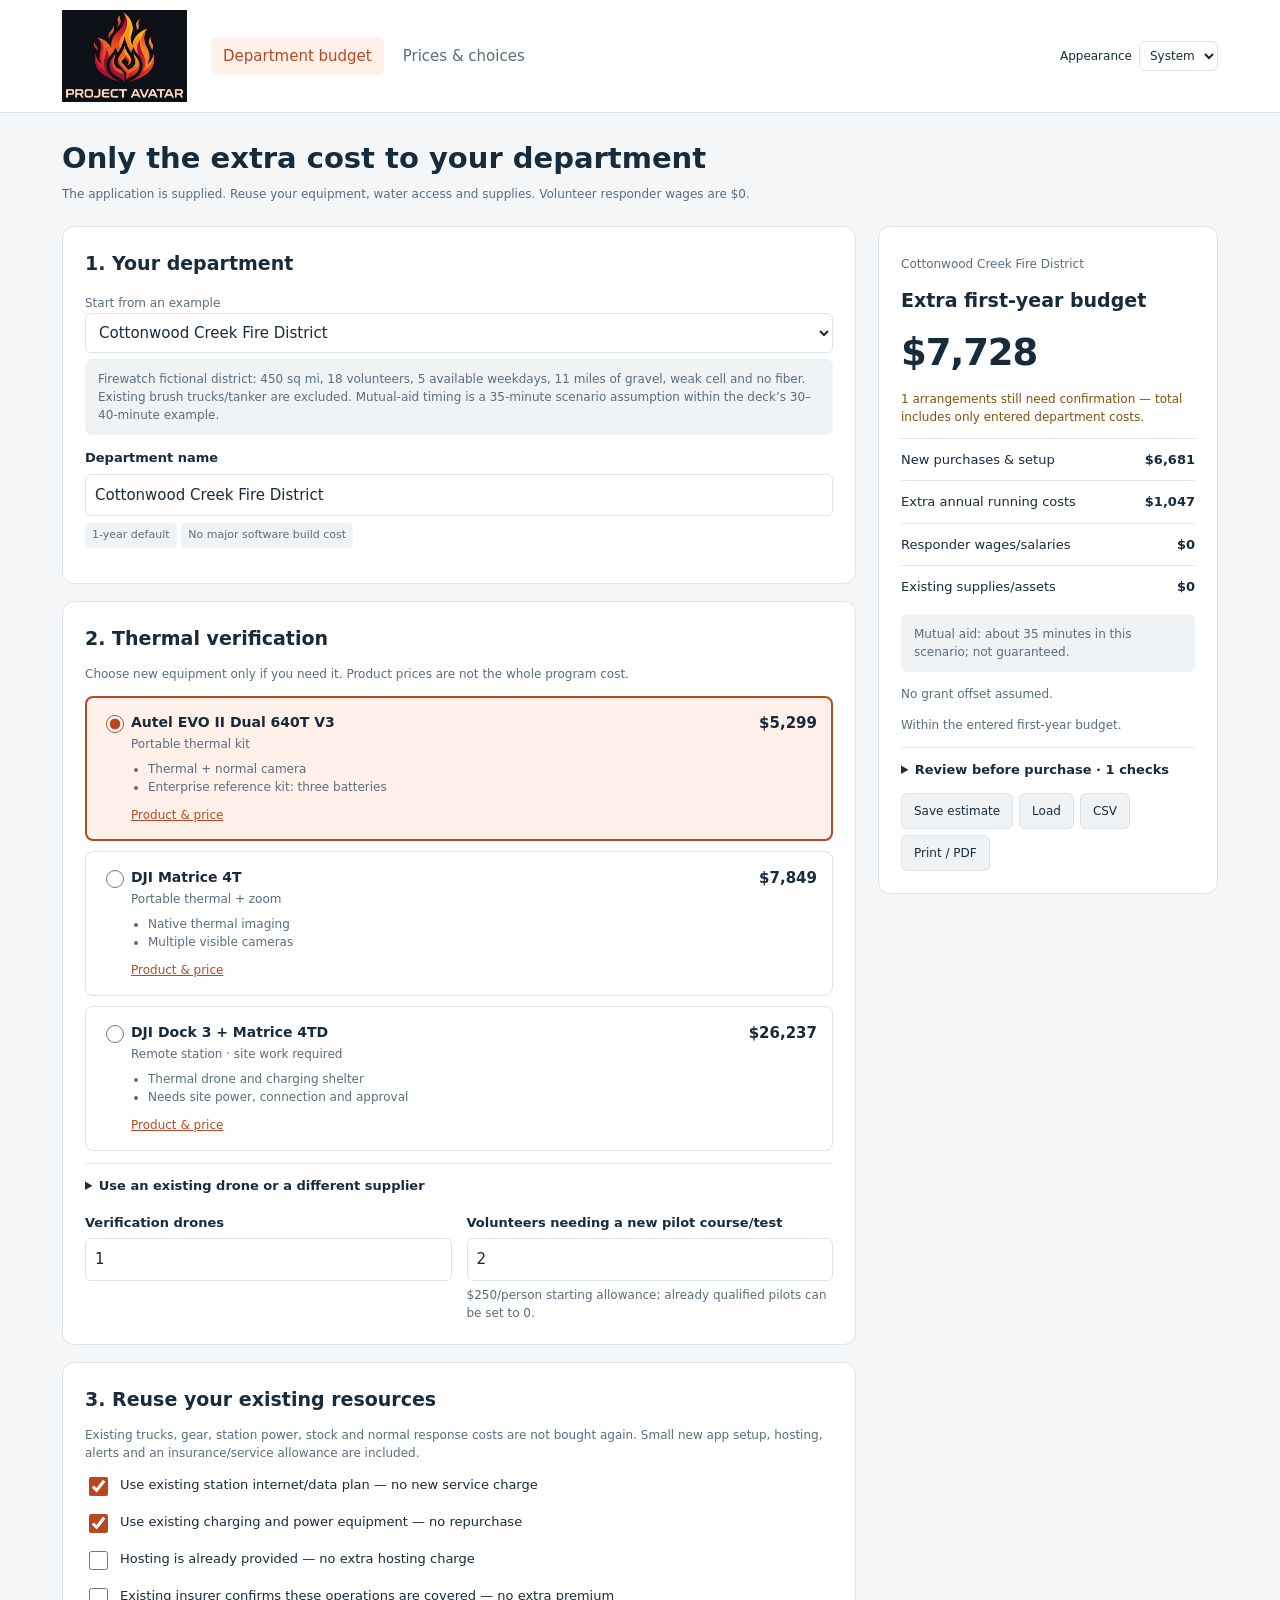
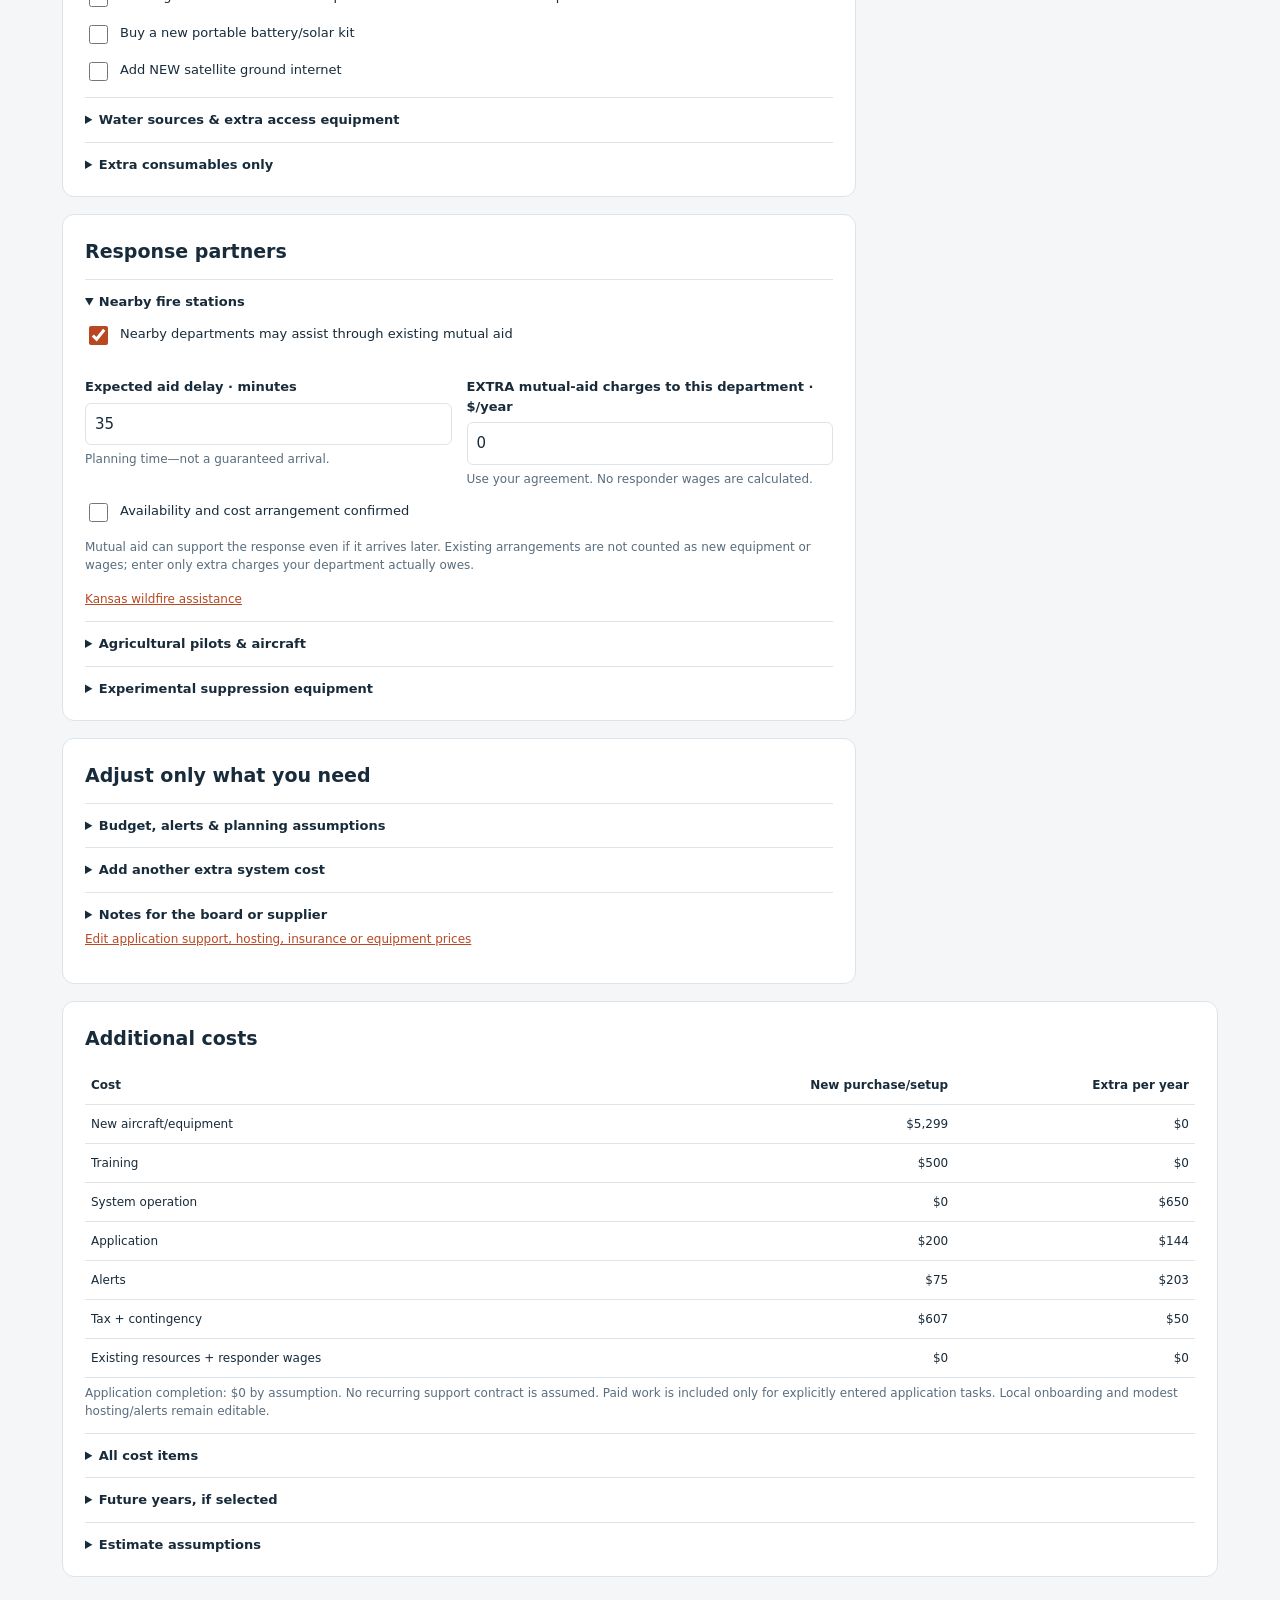
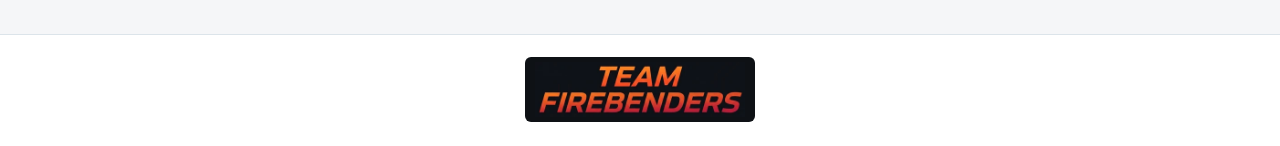
<file: Project_Avatar_Incremental_Budget_Site/index.html>
<!doctype html><html lang="en"><head><meta charset="utf-8"><meta name="viewport" content="width=device-width,initial-scale=1"><meta name="description" content="Project Avatar incremental wildfire-system budget for volunteer fire departments."><title>Project Avatar · Department budget</title><link rel="icon" type="image/webp" href="assets/project-avatar-logo.webp"><link rel="stylesheet" href="styles.css"><link rel="stylesheet" href="firewatch-embed.css"><script src="firewatch-embed.js"></script><script src="data.js" defer></script><script src="engine.js" defer></script><script src="app.js" defer></script></head><body data-page="index"><header><div class="bar"><a class="projectLogo" href="index.html" aria-label="Project Avatar home"><img src="assets/project-avatar-logo.webp" alt="Project Avatar" width="125" height="92"></a><nav aria-label="Main navigation"><a href="index.html" class="active">Department budget</a><a href="catalogue.html" class="">Prices & choices</a></nav><label class="appearance">Appearance <select id="theme" aria-label="Color theme"><option value="system">System</option><option value="light">Light</option><option value="dark">Dark</option></select></label></div></header>
<main><div class="intro noPrint"><h1>Only the extra cost to your department</h1><p class="muted">The application is supplied. Reuse your equipment, water access and supplies. Volunteer responder wages are $0.</p></div><div id="error" class="error" role="alert"></div><div class="layout"><div class="controls">
<section class="panel"><h2>1. Your department</h2><label for="preset" class="muted">Start from an example</label><select id="preset"></select><p id="presetNote" class="hint"></p><div class="field"><label for="name">Department name</label><input id="name"></div><p><span class="badge">1-year default</span> <span class="badge">No major software build cost</span></p></section>
<section class="panel"><h2>2. Thermal verification</h2><p class="muted">Choose new equipment only if you need it. Product prices are not the whole program cost.</p><div id="models" class="models"></div><details><summary>Use an existing drone or a different supplier</summary><select id="otherDrone" aria-label="Existing or custom aircraft"><option value="">Select an option</option><option value="existing">Existing thermal drone · no purchase</option><option value="custom">Supplier-quoted aircraft</option></select></details><div id="counts" class="fields" style="margin-top:17px"></div></section>
<section class="panel"><h2>3. Reuse your existing resources</h2><p class="muted">Existing trucks, gear, station power, stock and normal response costs are not bought again. Small new app setup, hosting, alerts and an insurance/service allowance are included.</p><div id="reuse"></div><details><summary>Water sources & extra access equipment</summary><div id="water" class="fields"></div><div id="waterChecks"></div><p class="muted">Ponds, lakes, rivers and streams are possible sources—not automatically usable refill points. Confirm access/permission, seasonality, pump compatibility and safe operating conditions. No charge is invented for the water body itself.</p></details><details><summary>Extra consumables only</summary><div id="consumables"></div></details></section>
<section class="panel"><h2>Response partners</h2><details open><summary>Nearby fire stations</summary><div id="aid"></div><p class="muted">Mutual aid can support the response even if it arrives later. Existing arrangements are not counted as new equipment or wages; enter only extra charges your department actually owes.</p><a href="https://www.kansasforests.org/fire/wildfireresponse.html" target="_blank" rel="noopener" style="font-size:12px">Kansas wildfire assistance</a></details><details><summary>Agricultural pilots & aircraft</summary><label for="agMode" class="muted">Arrangement</label><select id="agMode"><option value="none">Not included</option><option value="volunteer">Volunteer pilot / donated services by agreement</option><option value="agency">Request through local/state coordination</option><option value="quoted">Department reimburses quoted aircraft expenses</option></select><div id="agCosts"></div></details><details><summary>Experimental suppression equipment</summary><div id="response" class="fields"></div><div id="suppExtra"></div></details></section>
<section class="panel"><h2>Adjust only what you need</h2><details><summary>Budget, alerts & planning assumptions</summary><div id="budgetInputs" class="fields"></div><div id="alertOptions"></div></details><details><summary>Add another extra system cost</summary><p class="muted">Add only an expense caused by this system—not existing departmental payroll, stock value or normal response costs.</p><div id="customRows"></div><button id="addCustom">Add cost</button></details><details><summary>Notes for the board or supplier</summary><textarea id="notes" placeholder="New costs, supplier quotes, donor/aid agreements..."></textarea></details><p class="muted"><a href="catalogue.html">Edit application support, hosting, insurance or equipment prices</a></p></section></div>
<aside class="result"><section class="panel"><p id="dept" class="muted"></p><h2 id="totalLabel">Extra first-year budget</h2><div id="total" class="big"></div><p id="status" class="status" role="status"></p><div id="totals"></div><p id="aidSummary" class="hint"></p><p id="grantSummary" class="muted"></p><p id="budgetSummary" class="muted"></p><details><summary id="checksTitle">Review before purchase</summary><ul id="checks" class="warnings"></ul></details><div class="toolbar noPrint"><button id="save">Save estimate</button><label class="button">Load<input id="load" type="file" accept=".json" hidden></label><button id="csv">CSV</button><button id="print">Print / PDF</button></div></section></aside></div>
<section class="panel"><h2>Additional costs</h2><div class="scroll"><table><thead><tr><th>Cost</th><th>New purchase/setup</th><th>Extra per year</th></tr></thead><tbody id="breakdown"></tbody></table></div><p class="muted">Application completion: $0 by assumption. No recurring support contract is assumed. Paid work is included only for explicitly entered application tasks. Local onboarding and modest hosting/alerts remain editable.</p><details class="reportDetails"><summary>All cost items</summary><div class="scroll"><table><thead><tr><th>Item</th><th>When</th><th>Quantity</th><th>Base amount</th></tr></thead><tbody id="lineItems"></tbody></table></div></details><details class="reportDetails"><summary>Future years, if selected</summary><div class="scroll"><table><thead><tr><th>Year</th><th>Running</th><th>Replacement</th><th>Tax/reserve</th><th>Cash</th></tr></thead><tbody id="future"></tbody></table></div></details><details class="reportDetails"><summary>Estimate assumptions</summary><p class="muted">Existing stock and ordinary response costs are excluded. Additional use may create future replenishment or fuel costs: enter the part attributable to this system. Insurance and aircraft-expense allowances need quotes; donated labor does not waive aircraft costs. No normal responder salaries, opportunity-cost wages, depreciation, debt service or speculative savings are included.</p><p class="muted">The budget assumes the app is supplied, not that its field reliability, forecasting, flight control or safety has been certified. Longer budgets use 3% escalation and scheduled replacement at the start of year 6 for a 5-year aircraft cycle. Water access, provider availability, procurement eligibility and aviation approvals require independent checks.</p></details><div class="printOnly"><h3>Local notes</h3><p id="printNotes"></p></div></section></main>
<footer><a class="teamLogo" href="https://github.com/Arpan1078/project-avatar" target="_blank" rel="noopener noreferrer" aria-label="Team Firebenders — Project Avatar on GitHub"><img src="assets/team-firebenders-logo.webp" alt="Team Firebenders" width="210" height="55" loading="lazy"></a></footer></body></html>
</file>
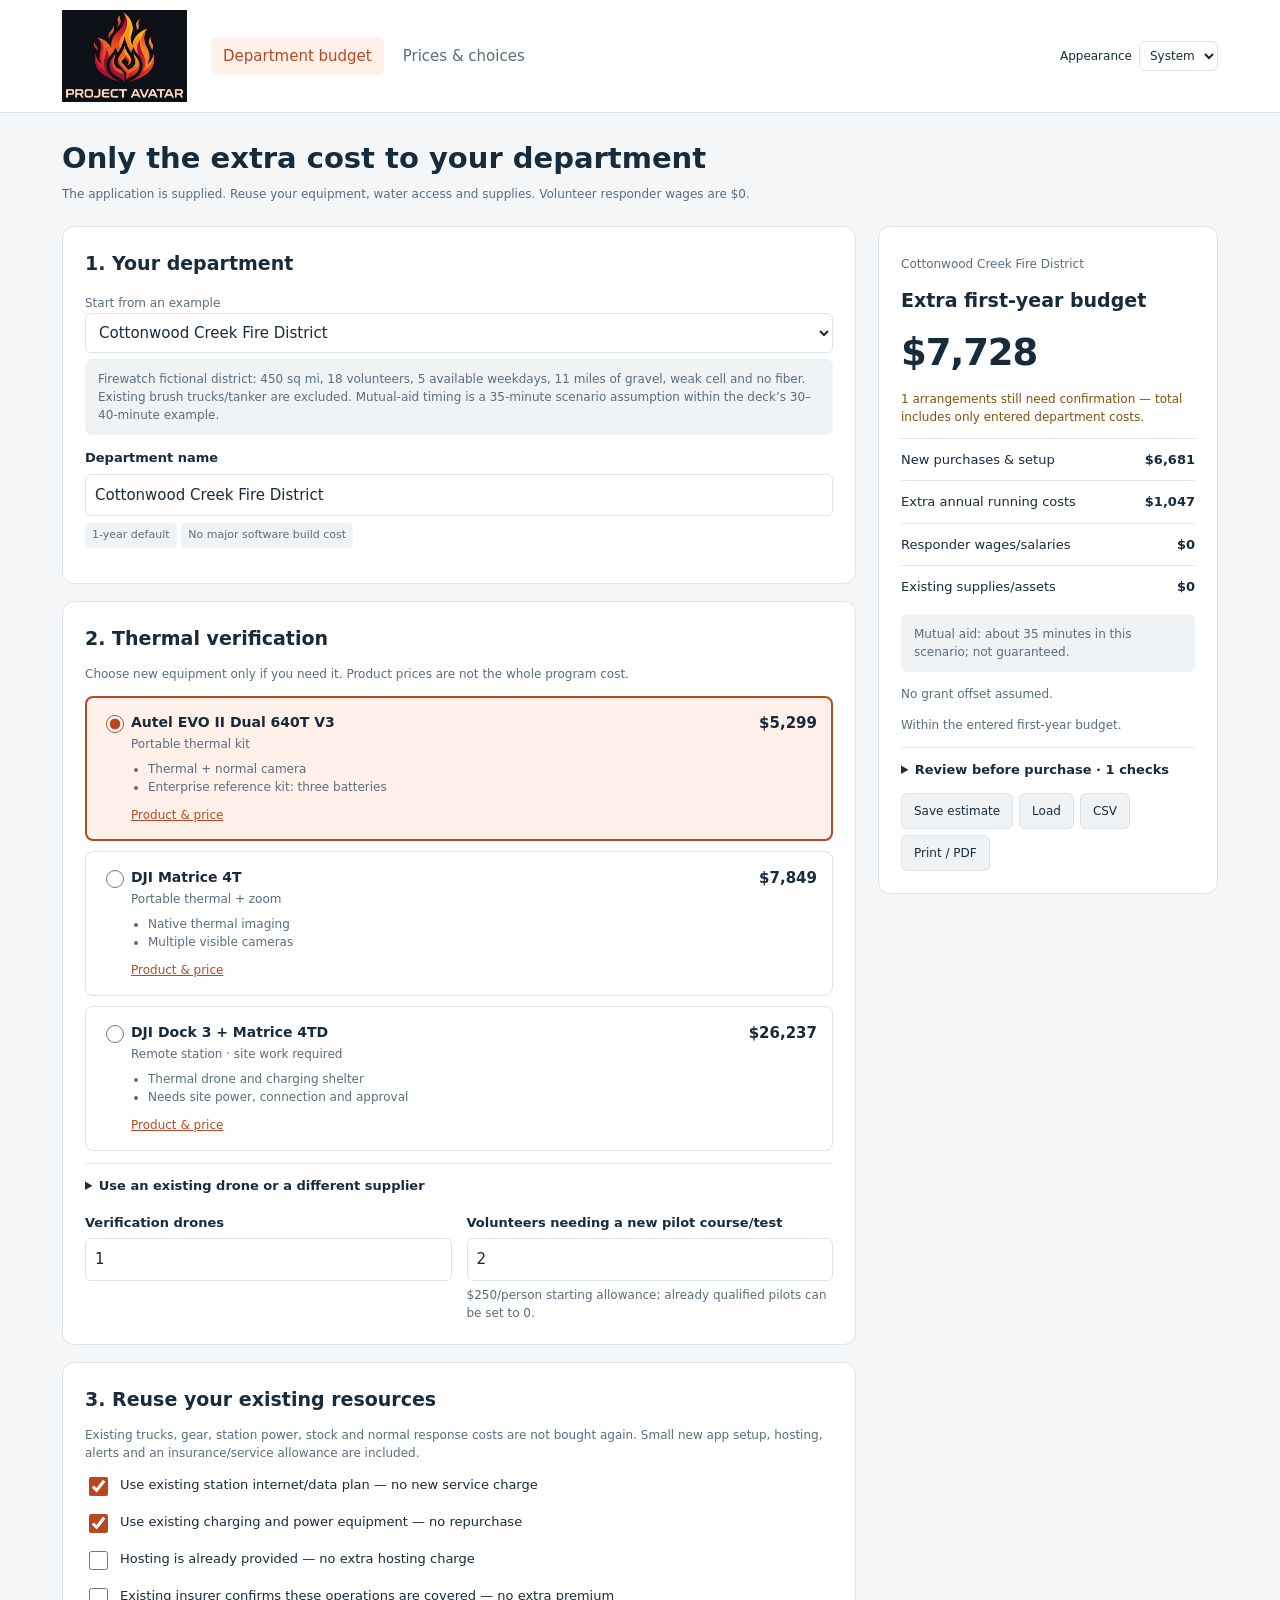
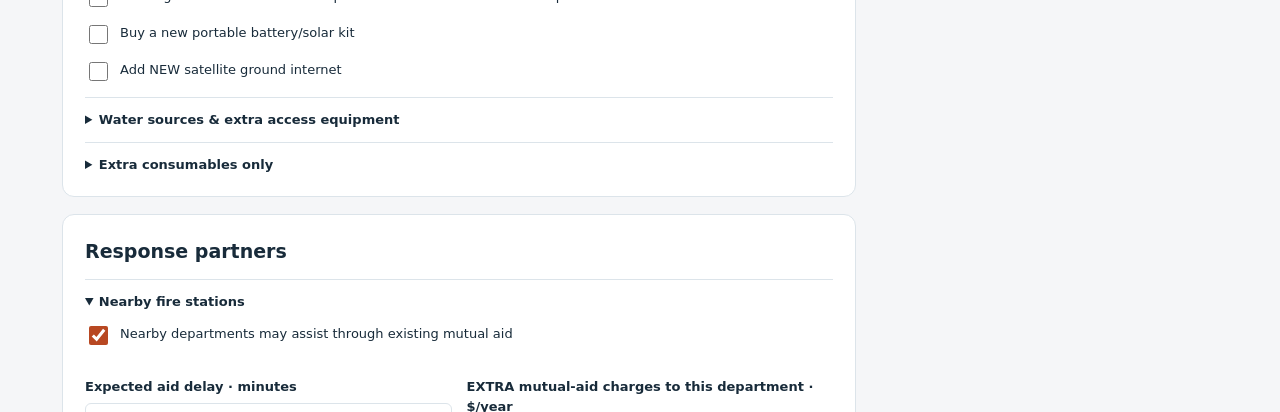
<file: Project_Avatar_Incremental_Budget_Site/calculator.html>
<!doctype html><html lang="en"><head><meta charset="utf-8"><meta http-equiv="refresh" content="0;url=index.html"><title>Project Avatar</title></head><body><a href="index.html">Open department budget</a></body></html>
</file>
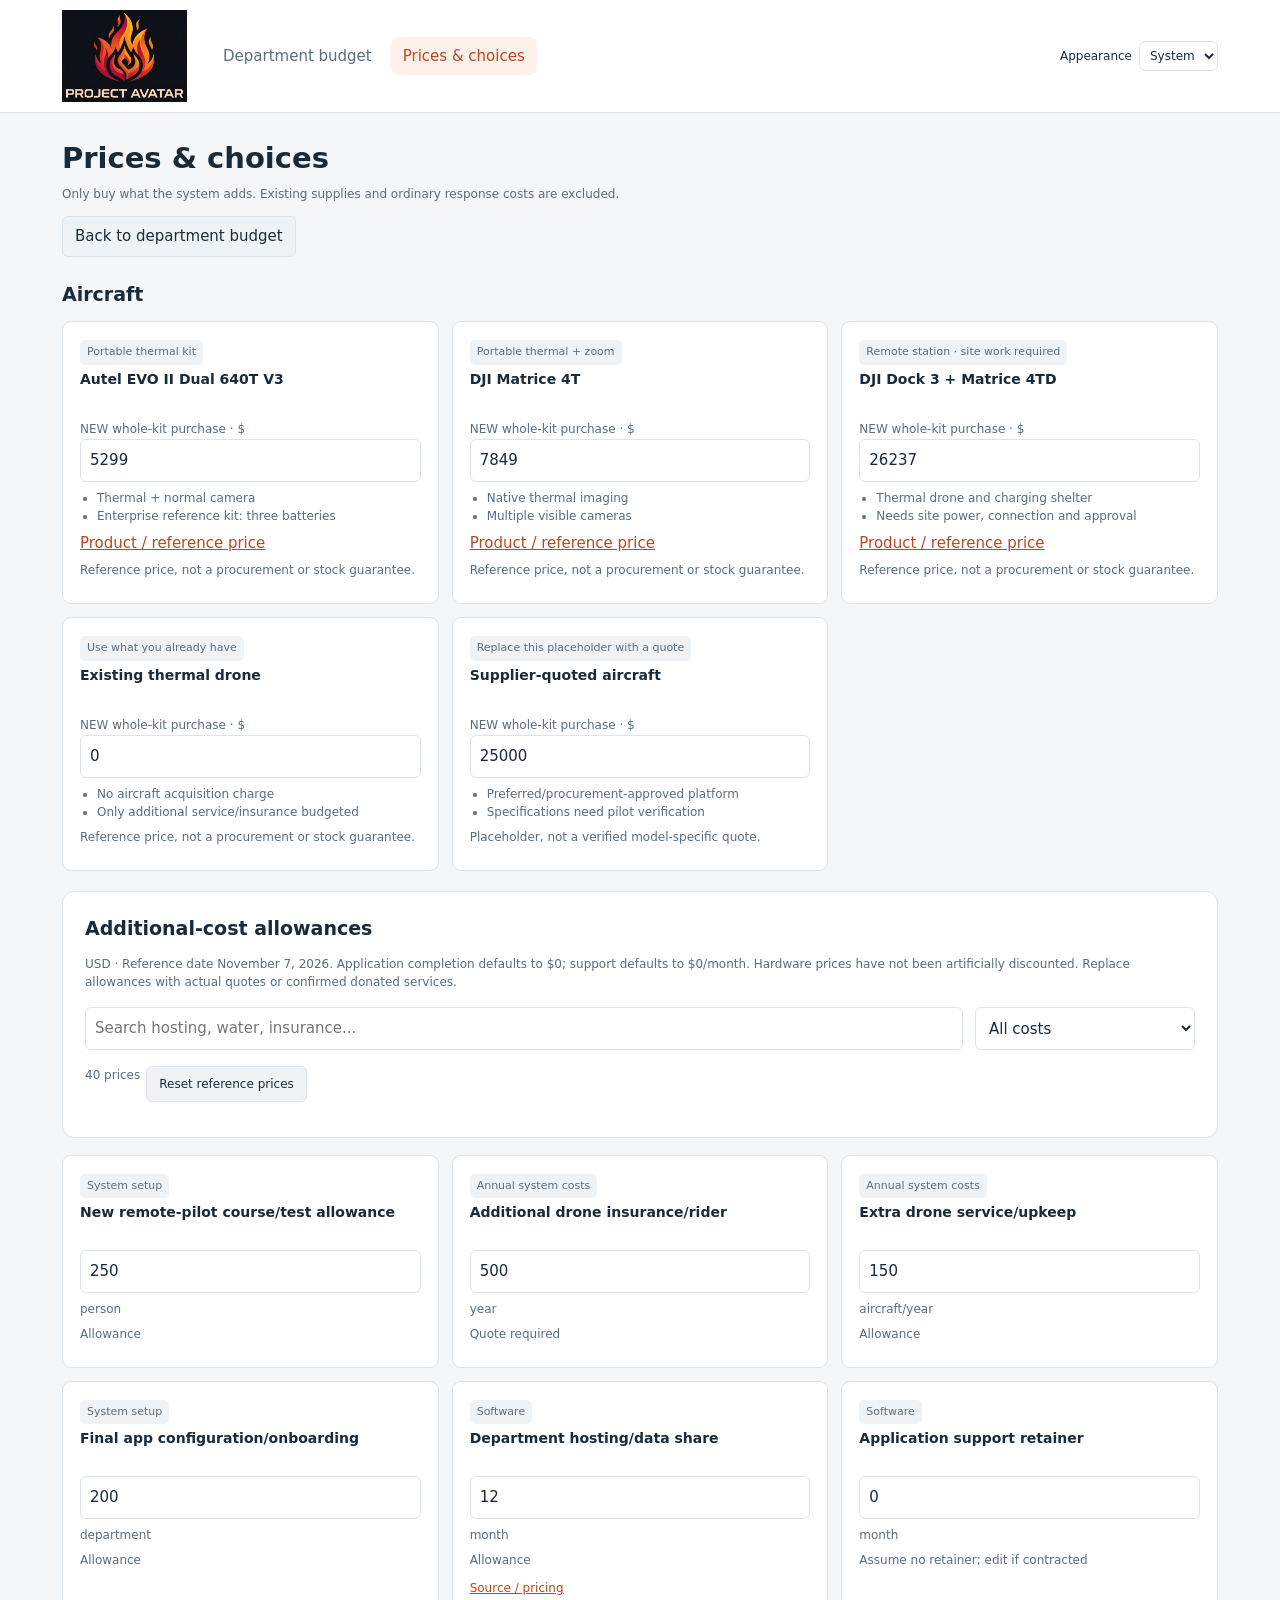
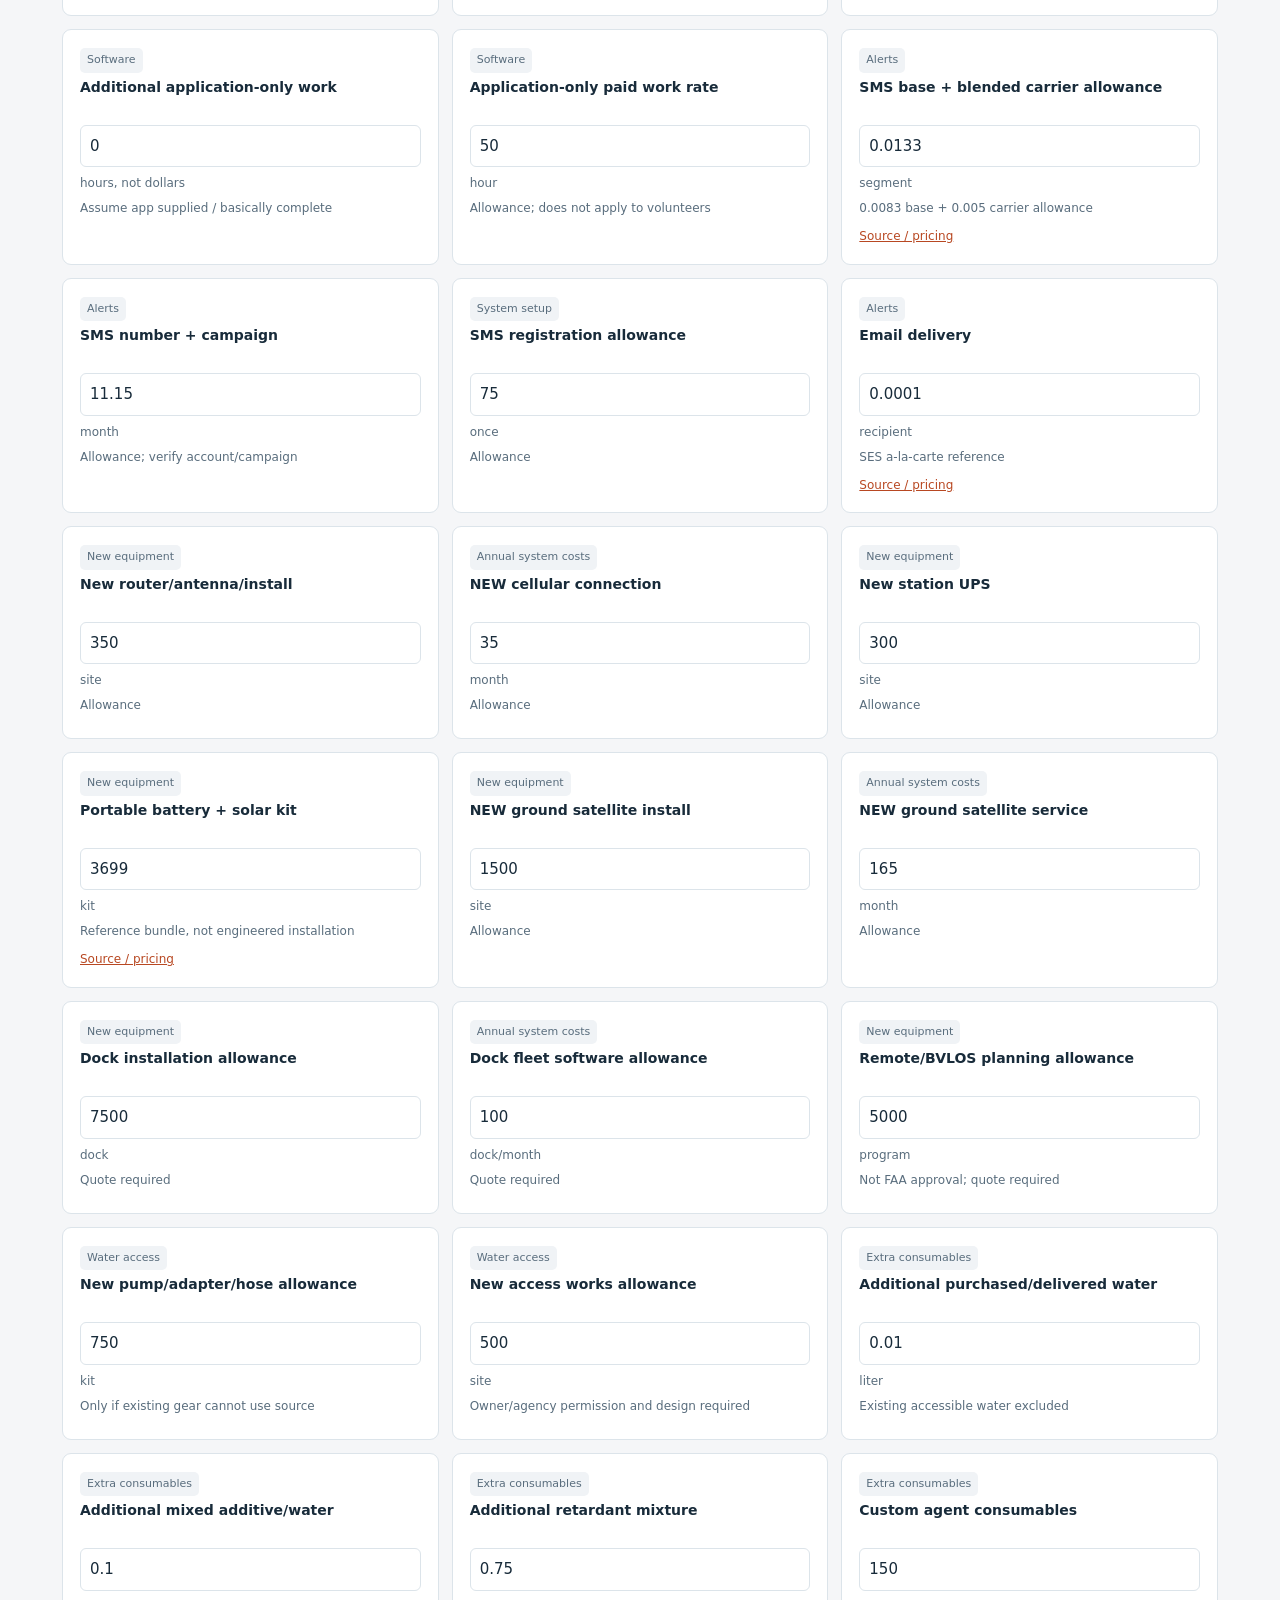
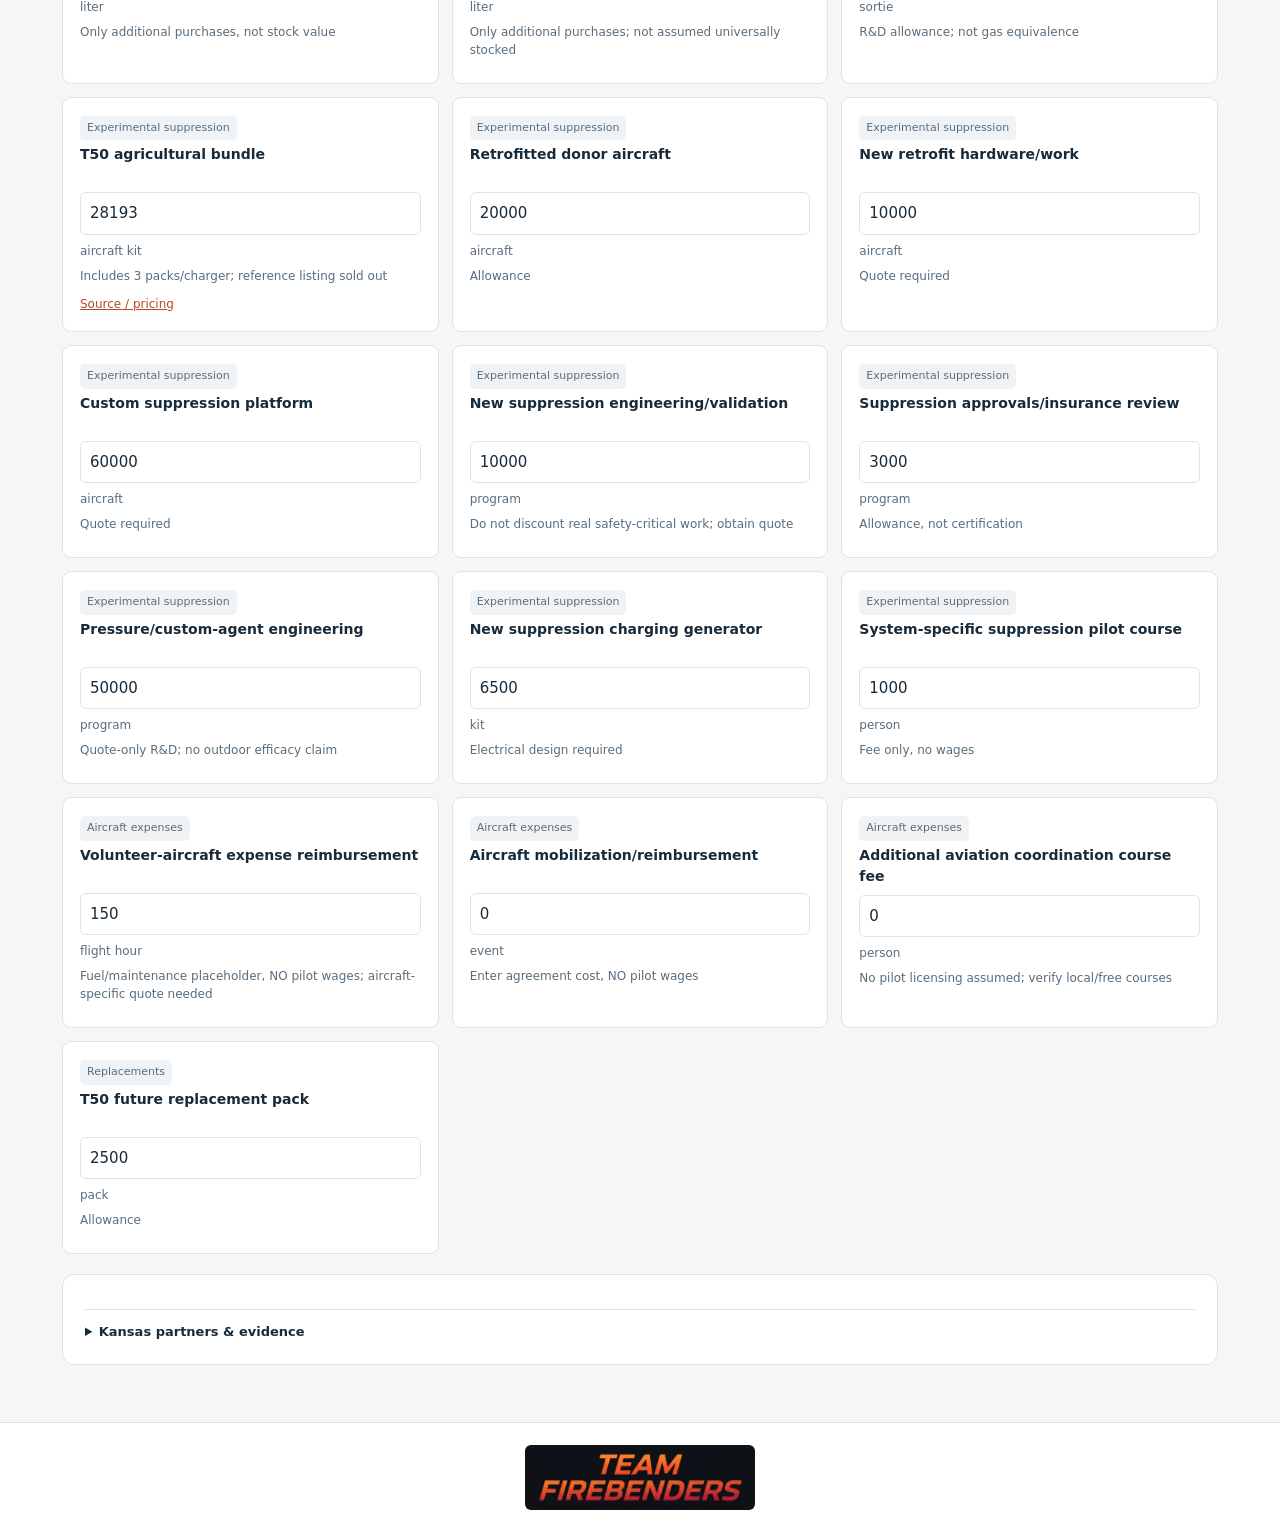
<file: Project_Avatar_Incremental_Budget_Site/catalogue.html>
<!doctype html><html lang="en"><head><meta charset="utf-8"><meta name="viewport" content="width=device-width,initial-scale=1"><meta name="description" content="Project Avatar incremental wildfire-system budget for volunteer fire departments."><title>Project Avatar · Prices & choices</title><link rel="icon" type="image/webp" href="assets/project-avatar-logo.webp"><link rel="stylesheet" href="styles.css"><link rel="stylesheet" href="firewatch-embed.css"><script src="firewatch-embed.js"></script><script src="data.js" defer></script><script src="engine.js" defer></script><script src="app.js" defer></script></head><body data-page="catalogue"><header><div class="bar"><a class="projectLogo" href="index.html" aria-label="Project Avatar home"><img src="assets/project-avatar-logo.webp" alt="Project Avatar" width="125" height="92"></a><nav aria-label="Main navigation"><a href="index.html" class="">Department budget</a><a href="catalogue.html" class="active">Prices & choices</a></nav><label class="appearance">Appearance <select id="theme" aria-label="Color theme"><option value="system">System</option><option value="light">Light</option><option value="dark">Dark</option></select></label></div></header>
<main><div class="intro"><h1>Prices & choices</h1><p class="muted">Only buy what the system adds. Existing supplies and ordinary response costs are excluded.</p><a class="button" href="index.html">Back to department budget</a></div><div id="error" class="error" role="alert"></div><h2>Aircraft</h2><div id="aircraft" class="catalogueGrid"></div><section class="panel" style="margin-top:20px"><h2>Additional-cost allowances</h2><p class="muted">USD · Reference date November 7, 2026. Application completion defaults to $0; support defaults to $0/month. Hardware prices have not been artificially discounted. Replace allowances with actual quotes or confirmed donated services.</p><div class="filters"><input id="search" type="search" placeholder="Search hosting, water, insurance..." aria-label="Search prices"><select id="category" aria-label="Price category"></select></div><div class="toolbar"><span id="count" class="muted"></span><button id="reset">Reset reference prices</button></div><p id="saved" class="muted"></p></section><div id="prices" class="catalogueGrid"></div><section class="panel sources" style="margin-top:20px"><details><summary>Kansas partners & evidence</summary><p>Kansas Forest Service uses contracted aircraft. A documented agricultural pilot is also a volunteer firefighter, but his firefighting aircraft have been contracted. Volunteer pilots are an option only when a real provider arrangement is confirmed; aircraft operating expenses can still be payable.</p><p>State-assisted/contracted mutual-aid resources can be compensated. Your local agreement determines what this department owes. Aid arrival and availability are not guaranteed.</p><p>KFS describes aircraft dropping water and local departments providing refilling. That does not show all departments stock retardant. Rivers/lakes/ponds need permissions and practical access checks.</p><div id="sources"></div></details></section></main>
<footer><a class="teamLogo" href="https://github.com/Arpan1078/project-avatar" target="_blank" rel="noopener noreferrer" aria-label="Team Firebenders — Project Avatar on GitHub"><img src="assets/team-firebenders-logo.webp" alt="Team Firebenders" width="210" height="55" loading="lazy"></a></footer></body></html>
</file>
<file: Project_Avatar_Incremental_Budget_Site/styles.css>
:root{color-scheme:light;--bg:#f5f6f8;--paper:#fff;--soft:#f0f3f6;--text:#182b3a;--muted:#596d7d;--line:#dce4ea;--accent:#b84822;--tint:#fff0e9;--warning:#80520c;--warningbg:#fff5dd;--green:#216549}html[data-theme=dark]{color-scheme:dark;--bg:#10171d;--paper:#19252e;--soft:#20313c;--text:#edf3f8;--muted:#b0c1d0;--line:#364b59;--accent:#ffa77e;--tint:#3c2a24;--warning:#f0cc84;--warningbg:#382e1f;--green:#95d9b7}*{box-sizing:border-box}body{margin:0;background:var(--bg);color:var(--text);font:15px/1.5 system-ui,-apple-system,Segoe UI,sans-serif}header{background:var(--paper);border-bottom:1px solid var(--line)}.bar{max-width:1200px;margin:auto;padding:10px 22px;display:flex;align-items:center;gap:24px}.projectLogo{background:#0e1115;border-radius:7px;display:flex;align-items:center;justify-content:center;flex-shrink:0}.projectLogo img{width:125px;height:92px;object-fit:contain;display:block}nav{display:flex;gap:7px}nav a{color:var(--muted);text-decoration:none;padding:8px 12px;border-radius:7px}nav a.active{background:var(--tint);color:var(--accent)}.appearance{margin-left:auto;display:flex;gap:7px;align-items:center;font-size:12px}.appearance select{width:auto;padding:6px}main{max-width:1200px;margin:auto;padding:27px 22px 40px}h1{font-size:29px;line-height:1.25;margin:0 0 9px}h2{font-size:19px;margin:0 0 13px}h3{font-size:15px;margin:4px 0 8px}p{margin:6px 0 13px}a{color:var(--accent)}.muted,small{color:var(--muted);font-size:12px}.intro{margin-bottom:23px}.layout{display:grid;grid-template-columns:minmax(0,1fr) 340px;gap:22px;align-items:start}.panel{background:var(--paper);border:1px solid var(--line);border-radius:12px;padding:22px;margin-bottom:17px}.result{position:sticky;top:18px}.fields{display:grid;grid-template-columns:1fr 1fr;gap:15px}.field label{font-size:13px;font-weight:600;display:block;margin-bottom:6px}.field small{display:block;margin-top:5px}input,select,textarea{font:inherit;color:var(--text);background:var(--paper);border:1px solid var(--line);border-radius:6px;padding:9px;width:100%;min-width:0}input[type=checkbox]{height:19px;width:19px;accent-color:var(--accent);flex-shrink:0}button,.button{font:inherit;border:1px solid var(--line);border-radius:6px;background:var(--soft);color:var(--text);padding:8px 12px;cursor:pointer;text-decoration:none;display:inline-block}button:hover,.button:hover{filter:brightness(.95)}:focus-visible{outline:3px solid var(--accent);outline-offset:2px}.check{display:flex;gap:9px;align-items:flex-start;font-size:13px;margin:13px 0}.check input{margin-top:2px}.hint{background:var(--soft);color:var(--muted);padding:11px 13px;border-radius:7px;font-size:12px}.badge{background:var(--soft);color:var(--muted);display:inline-block;font-size:11px;padding:4px 7px;border-radius:5px}.models{display:grid;gap:10px}.model{display:grid;grid-template-columns:20px 1fr;gap:10px;padding:15px;border:1px solid var(--line);border-radius:8px;cursor:pointer}.model.selected{border:2px solid var(--accent);padding:14px;background:var(--tint)}.model input{width:18px;height:18px;margin-top:3px;accent-color:var(--accent)}.modeltop{display:flex;justify-content:space-between;gap:10px}.model strong{font-size:14px}.price{font-weight:750;white-space:nowrap}.model small{display:block}.features{color:var(--muted);font-size:12px;padding-left:17px;margin:7px 0}.big{font-size:37px;line-height:1.35;font-weight:750;letter-spacing:-.03em}.totalrow{display:flex;justify-content:space-between;gap:10px;padding:11px 0;border-top:1px solid var(--line);font-size:13px}.totalrow strong{white-space:nowrap}.notice{padding:12px;background:var(--warningbg);color:var(--warning);border-radius:7px;font-size:12px;margin:12px 0}.status{font-size:12px;color:var(--green);margin:12px 0}.status.partial{color:var(--warning)}.toolbar{display:flex;gap:6px;flex-wrap:wrap;margin-top:14px}.toolbar>*{font-size:12px}details{margin-top:12px;border-top:1px solid var(--line);padding-top:12px}summary{font-size:13px;font-weight:600;cursor:pointer}details .fields{padding-top:16px}.warnings{color:var(--muted);padding-left:18px;font-size:12px}.warnings li{margin:8px 0}.scroll{overflow:auto}table{width:100%;border-collapse:collapse;font-size:12px}th,td{text-align:right;padding:10px 6px;border-bottom:1px solid var(--line);vertical-align:top}th:first-child,td:first-child{text-align:left}.catalogueGrid{display:grid;grid-template-columns:repeat(3,1fr);gap:13px}.item{background:var(--paper);border:1px solid var(--line);border-radius:9px;padding:17px}.item h3{font-size:14px;min-height:40px}.item small{display:block;margin:7px 0}.filters{display:flex;gap:12px;margin:16px 0}.filters input{flex:1}.filters select{max-width:220px}.customrow{display:grid;grid-template-columns:1.5fr .6fr .8fr .8fr auto;gap:6px;margin:10px 0}.customrow input,.customrow select{font-size:12px}.error:empty{display:none}.error{color:var(--warning);background:var(--warningbg);padding:12px;border-radius:6px;margin-bottom:15px}.hidden{display:none!important}.printOnly{display:none}textarea{min-height:90px}footer{border-top:1px solid var(--line);background:var(--paper);padding:22px;text-align:center}.teamLogo{display:inline-flex;background:#0e1115;border-radius:6px;padding:5px 10px}.teamLogo img{width:210px;height:55px;object-fit:contain;display:block}.sources p{font-size:12px;color:var(--muted)}@media(max-width:850px){.layout{grid-template-columns:1fr 295px}.catalogueGrid{grid-template-columns:1fr 1fr}}@media(max-width:700px){.layout{display:flex;flex-direction:column}.result{order:-1;width:100%;position:static}main{padding:22px 14px}.panel{padding:18px}.bar{padding:10px 13px;gap:9px;flex-wrap:wrap}.projectLogo img{width:95px;height:70px}.appearance{font-size:0}.appearance select{font-size:11px}nav{gap:0}nav a{padding:6px 7px;font-size:13px}.big{font-size:31px}.customrow{grid-template-columns:1fr 1fr}}@media(max-width:420px){.fields,.catalogueGrid{grid-template-columns:1fr}.modeltop{flex-wrap:wrap}h1{font-size:25px}.bar{gap:6px}.projectLogo img{width:83px;height:61px}}@media print{html[data-theme],:root{color-scheme:light;--bg:white;--paper:white;--text:#111;--muted:#444;--line:#ccc;--warningbg:white;--warning:#222}header nav,.appearance,.noPrint,.controls,footer{display:none!important}header{border:0}.bar{padding:5px}.projectLogo img{width:100px;height:73px}main{padding:0}.layout{display:block}.result{width:100%;position:static}.panel{border:0;padding:8px;margin:0}.printOnly{display:block}.scroll{overflow:visible}details summary{display:none}details>*{display:block!important}.big{font-size:28px}th,td{font-size:10px}tr{break-inside:avoid}h2{break-after:avoid}}
</file>
<file: Project_Avatar_Incremental_Budget_Site/firewatch-embed.css>
/*
  Firewatch theme for the calculator, used only when it is shown inside the
  Firewatch dashboard (firewatch-embed.js adds class "fw-embed" to <html>).
  Every rule is scoped to html.fw-embed and to screens, so the standalone site
  and its print layout are unchanged. Colors are the dashboard's own tokens.
*/
@media screen {
  /* Dark Firewatch palette, whatever the calculator's own Appearance setting says. */
  html.fw-embed,
  html.fw-embed[data-theme] {
    color-scheme: dark;
    --bg: #15120F;
    --paper: #221E19;          /* dashboard --panel */
    --soft: #26211C;           /* dashboard --panel-2 */
    --text: #EDE3CF;
    --muted: #A89C88;
    --line: #3A332B;
    --accent: #F26B2E;         /* dashboard --fire */
    --tint: rgba(242, 107, 46, 0.12);
    --warning: #E8B04A;        /* dashboard --break */
    --warningbg: #2B241B;
    --green: #8FA9C2;          /* dashboard --calm: "fine" */
  }
  html.fw-embed body { background: var(--bg); font-family: 'Barlow', system-ui, sans-serif; }
  html.fw-embed a { color: #F2A65A; }
  html.fw-embed :focus-visible { outline: 2px solid #F2A65A; outline-offset: 2px; }

  /* Header: the dashboard already shows the branding and fixes the theme, so only
     the calculator's two pages remain, styled like the dashboard's tabs. */
  html.fw-embed header { background: var(--paper); }
  html.fw-embed .bar { padding: 0 22px; }
  html.fw-embed .projectLogo,
  html.fw-embed .appearance { display: none; }
  html.fw-embed nav { gap: 0; }
  html.fw-embed nav a { padding: 9px 16px 8px; border-radius: 0; border-bottom: 3px solid transparent; color: var(--muted); font-size: 13px; font-weight: 600; }
  html.fw-embed nav a:hover { color: var(--text); }
  html.fw-embed nav a.active { background: none; color: var(--text); border-bottom-color: var(--accent); }

  html.fw-embed main { padding-top: 20px; }
  html.fw-embed h1 { font-size: 24px; font-weight: 600; }
  html.fw-embed h2 { font-size: 17px; font-weight: 600; }
  html.fw-embed .field label,
  html.fw-embed summary { font-weight: 600; }

  /* Square corners and dashboard borders, like the dashboard's panels and controls. */
  html.fw-embed .panel,
  html.fw-embed .item,
  html.fw-embed .model,
  html.fw-embed .hint,
  html.fw-embed .badge,
  html.fw-embed .notice,
  html.fw-embed .error,
  html.fw-embed .teamLogo { border-radius: 0; }
  html.fw-embed input,
  html.fw-embed select,
  html.fw-embed textarea { border-radius: 0; background: #1B1814; border-color: #5A5047; }
  html.fw-embed input:focus,
  html.fw-embed select:focus,
  html.fw-embed textarea:focus { border-color: var(--text); }
  html.fw-embed input[type=checkbox],
  html.fw-embed input[type=radio] { accent-color: var(--accent); }
  html.fw-embed button,
  html.fw-embed .button { border-radius: 0; background: var(--soft); border-color: #5A5047; font-weight: 600; }
  html.fw-embed button:hover,
  html.fw-embed .button:hover { filter: none; border-color: var(--text); }
  html.fw-embed .model.selected { border-color: var(--accent); background: var(--tint); }

  /* Big total in the dashboard's number font. */
  html.fw-embed .big { font-family: 'Barlow Condensed', sans-serif; font-weight: 600; letter-spacing: 0; }
  html.fw-embed .price,
  html.fw-embed .totalrow strong { font-weight: 600; }

  html.fw-embed footer { background: var(--paper); padding: 14px; }
}
</file>
